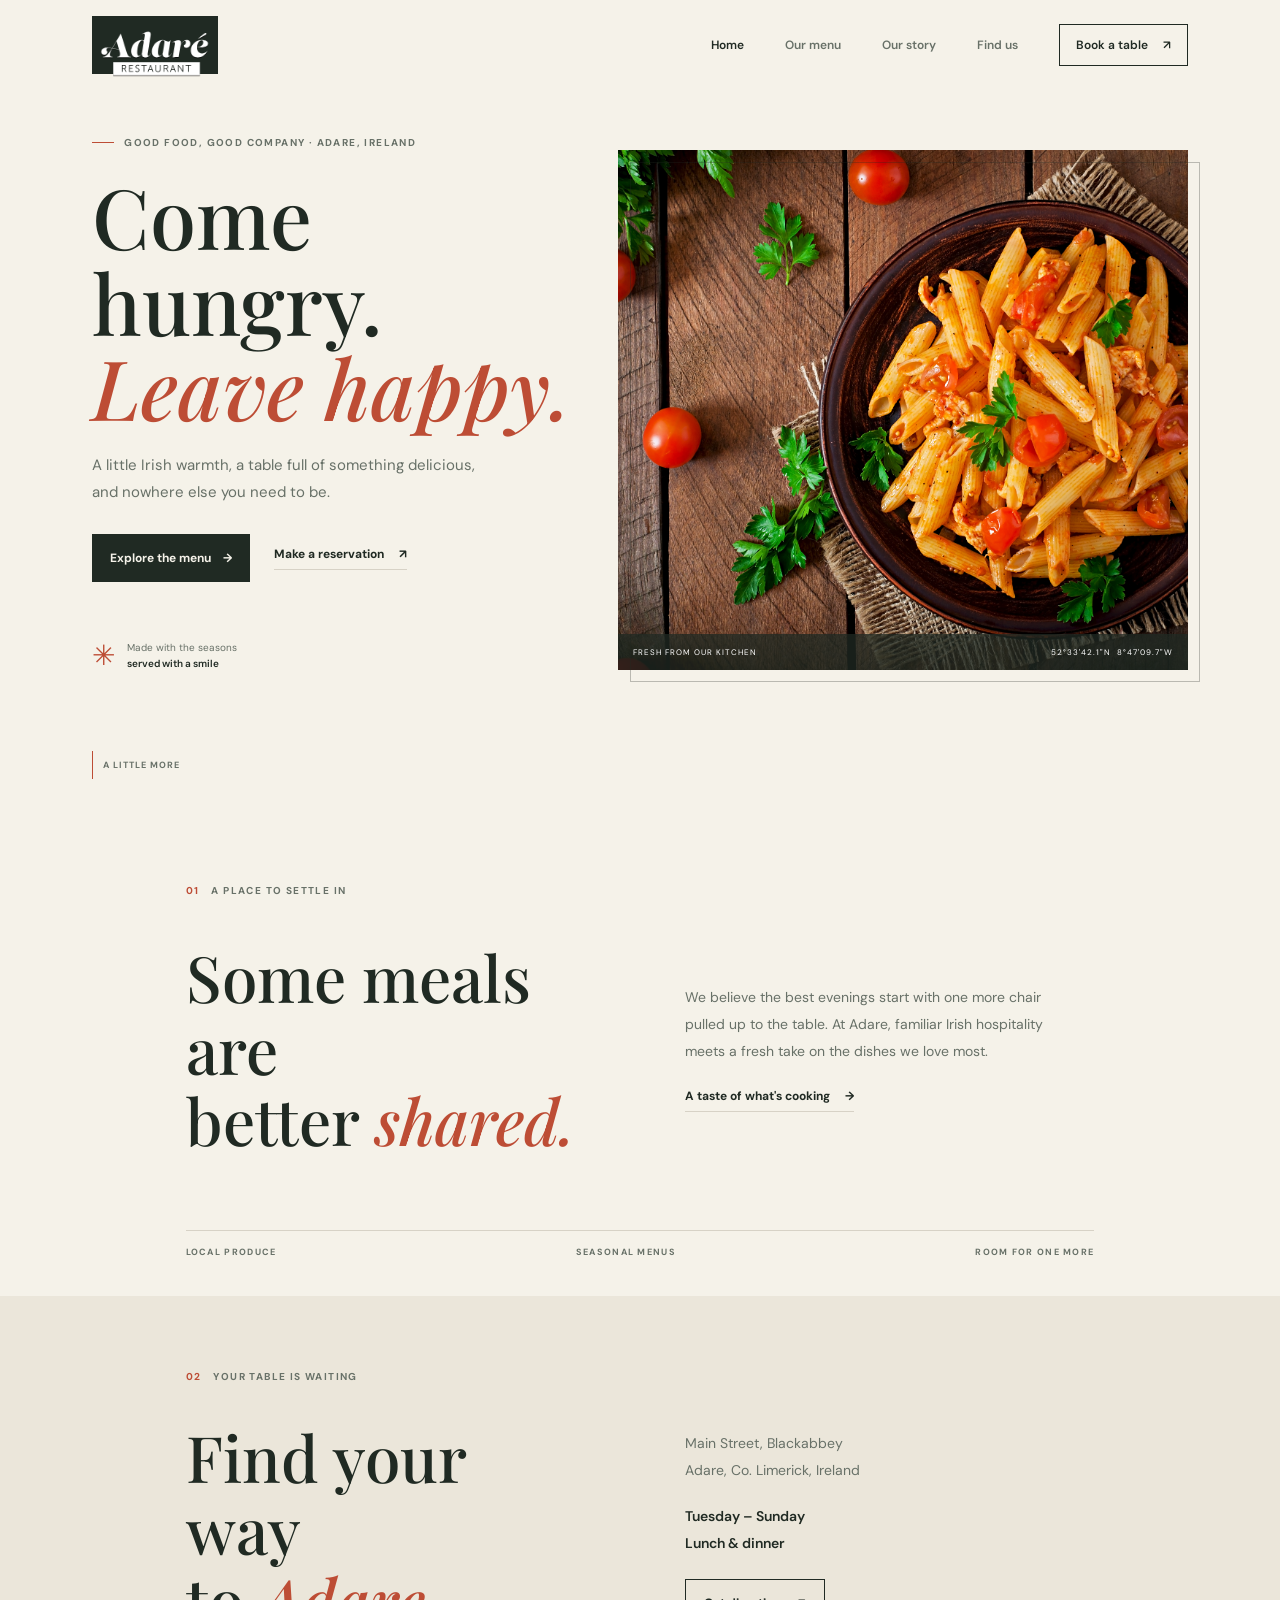
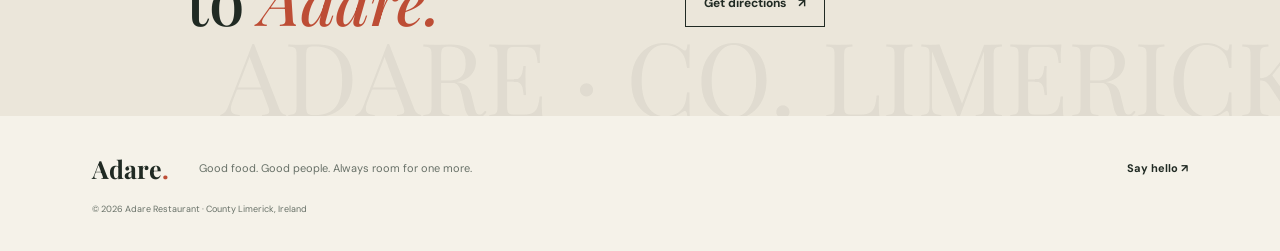
<file: index.html>
<!DOCTYPE html>
<html lang="en">
<head>
    <meta charset="UTF-8">
    <meta name="viewport" content="width=device-width, initial-scale=1.0">
    <meta name="description" content="A generous Irish welcome, seasonal cooking, and long lunches at Adare Restaurant in County Limerick.">
    <title>Adare Restaurant | A table worth gathering around</title>
    <link rel="preconnect" href="https://fonts.googleapis.com">
    <link rel="preconnect" href="https://fonts.gstatic.com" crossorigin>
    <link href="https://fonts.googleapis.com/css2?family=DM+Sans:wght@400;500;600;700&family=Playfair+Display:wght@500;600;700&display=swap" rel="stylesheet">
    <link rel="stylesheet" href="style.css">
    <script src="site.js" defer></script>
</head>
<body>
    <header class="site-header">
        <a class="brand" href="index.html" aria-label="Adare Restaurant home">
            <img src="Images/logo-adare-restaurant.png" alt="Adare Restaurant">
        </a>
        <button class="nav-toggle" type="button" aria-expanded="false" aria-controls="site-nav" aria-label="Open navigation"><span></span><span></span></button>
        <nav class="site-nav" id="site-nav" aria-label="Main navigation">
            <a class="active" href="index.html">Home</a>
            <a href="menu.html">Our menu</a>
            <a href="#story">Our story</a>
            <a href="#visit">Find us</a>
            <a class="nav-booking" href="mailto:hello@adare.ie?subject=Table%20reservation">Book a table <span aria-hidden="true">↗</span></a>
        </nav>
    </header>

    <main>
        <section class="hero" aria-labelledby="hero-title">
            <div class="hero-copy">
                <p class="eyebrow"><span></span> GOOD FOOD, GOOD COMPANY · ADARE, IRELAND</p>
                <h1 id="hero-title">Come hungry.<br><em>Leave happy.</em></h1>
                <p class="hero-intro">A little Irish warmth, a table full of something delicious, and nowhere else you need to be.</p>
                <div class="hero-actions">
                    <a class="button button-dark" href="menu.html">Explore the menu <span aria-hidden="true">→</span></a>
                    <a class="text-link" href="mailto:hello@adare.ie?subject=Table%20reservation">Make a reservation <span aria-hidden="true">↗</span></a>
                </div>
                <div class="hero-note"><span class="note-mark">✳</span><span>Made with the seasons<br><strong>served with a smile</strong></span></div>
            </div>
            <div class="hero-image" role="img" aria-label="Fresh tomato and herb pasta ready to share">
                <div class="image-caption"><span>FRESH FROM OUR KITCHEN</span><span>52°33'42.1"N&nbsp; 8°47'09.7"W</span></div>
            </div>
            <a class="scroll-cue" href="#story" aria-label="Scroll to our story"><span></span> A LITTLE MORE</a>
        </section>

        <section class="welcome section-wrap" id="story">
            <div class="section-label"><span>01</span> A PLACE TO SETTLE IN</div>
            <div class="welcome-copy">
                <h2>Some meals are<br>better <em>shared.</em></h2>
                <div class="welcome-detail">
                    <p>We believe the best evenings start with one more chair pulled up to the table. At Adare, familiar Irish hospitality meets a fresh take on the dishes we love most.</p>
                    <a class="text-link" href="menu.html">A taste of what's cooking <span aria-hidden="true">→</span></a>
                </div>
            </div>
            <div class="welcome-rule"><span>LOCAL PRODUCE</span><span>SEASONAL MENUS</span><span>ROOM FOR ONE MORE</span></div>
        </section>

        <section class="visit" id="visit">
            <div class="visit-inner">
                <div class="section-label"><span>02</span> YOUR TABLE IS WAITING</div>
                <div class="visit-copy">
                    <h2>Find your way<br>to <em>Adare.</em></h2>
                    <div class="visit-detail">
                        <p>Main Street, Blackabbey<br>Adare, Co. Limerick, Ireland</p>
                        <p class="visit-hours">Tuesday – Sunday<br>Lunch &amp; dinner</p>
                        <a class="button button-light" href="https://maps.google.com/?q=Adare+Co.+Limerick+Ireland" target="_blank" rel="noreferrer">Get directions <span aria-hidden="true">↗</span></a>
                    </div>
                </div>
            </div>
            <div class="visit-index" aria-hidden="true">ADARE · CO. LIMERICK</div>
        </section>
    </main>

    <footer class="site-footer">
        <a class="footer-brand" href="index.html">Adare<span>.</span></a>
        <p>Good food. Good people. Always room for one more.</p>
        <a href="mailto:hello@adare.ie">Say hello <span aria-hidden="true">↗</span></a>
        <small>© 2026 Adare Restaurant · County Limerick, Ireland</small>
    </footer>
</body>
</html>
</file>
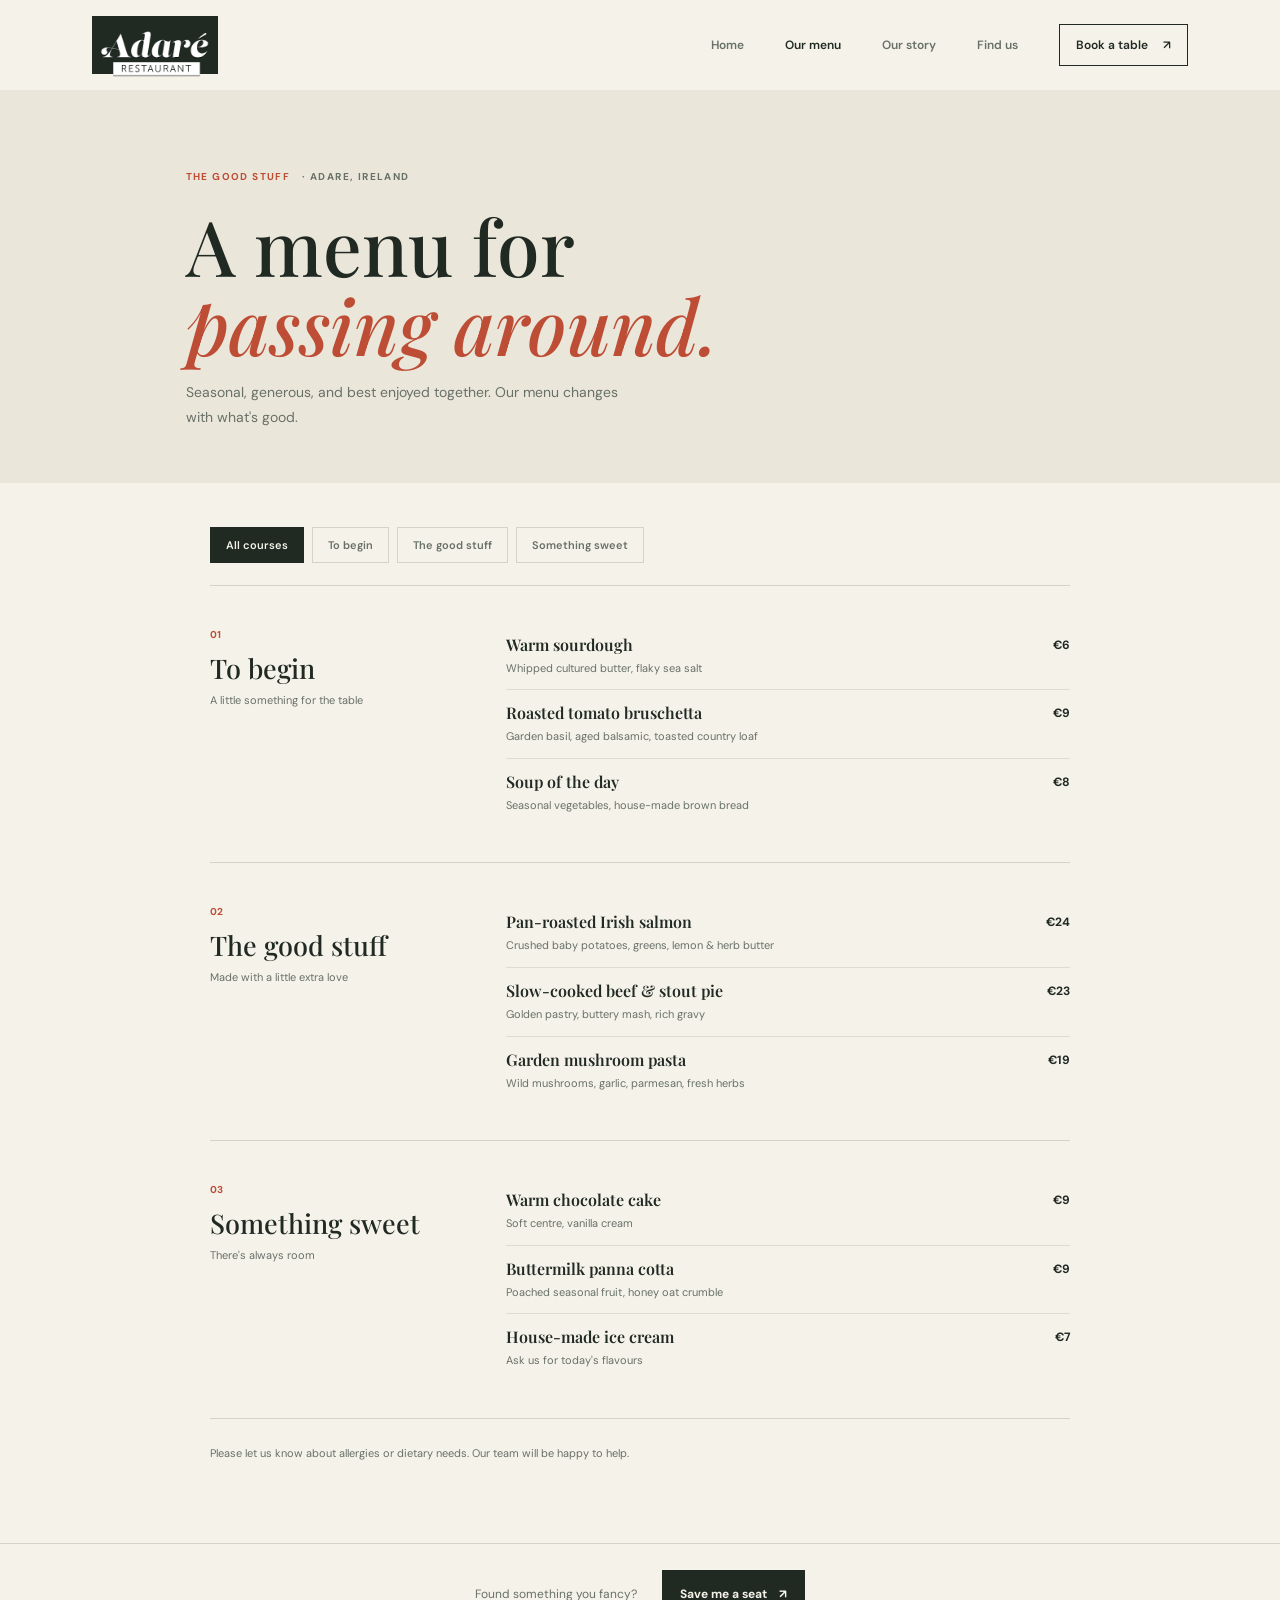
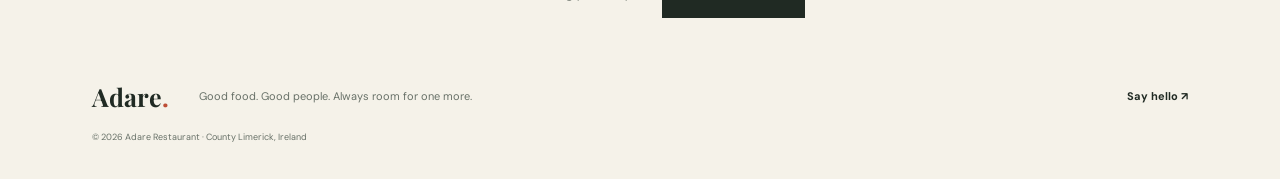
<file: menu.html>
<!DOCTYPE html>
<html lang="en">
<head>
    <meta charset="UTF-8">
    <meta name="viewport" content="width=device-width, initial-scale=1.0">
    <meta name="description" content="See the seasonal menu at Adare Restaurant: simple, generous cooking made for sharing.">
    <title>Our Menu | Adare Restaurant</title>
    <link rel="preconnect" href="https://fonts.googleapis.com">
    <link rel="preconnect" href="https://fonts.gstatic.com" crossorigin>
    <link href="https://fonts.googleapis.com/css2?family=DM+Sans:wght@400;500;600;700&family=Playfair+Display:wght@500;600;700&display=swap" rel="stylesheet">
    <link rel="stylesheet" href="style.css">
    <script src="site.js" defer></script>
</head>
<body class="menu-page">
    <header class="site-header">
        <a class="brand" href="index.html" aria-label="Adare Restaurant home"><img src="Images/logo-adare-restaurant.png" alt="Adare Restaurant"></a>
        <button class="nav-toggle" type="button" aria-expanded="false" aria-controls="site-nav" aria-label="Open navigation"><span></span><span></span></button>
        <nav class="site-nav" id="site-nav" aria-label="Main navigation">
            <a href="index.html">Home</a>
            <a class="active" href="menu.html">Our menu</a>
            <a href="index.html#story">Our story</a>
            <a href="index.html#visit">Find us</a>
            <a class="nav-booking" href="mailto:hello@adare.ie?subject=Table%20reservation">Book a table <span aria-hidden="true">↗</span></a>
        </nav>
    </header>

    <main>
        <section class="menu-heading">
            <div class="section-label"><span>THE GOOD STUFF</span> · ADARE, IRELAND</div>
            <h1>A menu for<br><em>passing around.</em></h1>
            <p>Seasonal, generous, and best enjoyed together. Our menu changes with what's good.</p>
        </section>

        <section class="menu-content" aria-label="Restaurant menu">
            <div class="menu-filters" role="group" aria-label="Filter menu by course">
                <button class="filter-button active" type="button" data-filter="all" aria-pressed="true">All courses</button>
                <button class="filter-button" type="button" data-filter="starters" aria-pressed="false">To begin</button>
                <button class="filter-button" type="button" data-filter="mains" aria-pressed="false">The good stuff</button>
                <button class="filter-button" type="button" data-filter="desserts" aria-pressed="false">Something sweet</button>
            </div>

            <section class="menu-group" data-category="starters">
                <div class="menu-group-heading"><span>01</span><h2>To begin</h2><p>A little something for the table</p></div>
                <div class="menu-list">
                    <article class="menu-item"><div><h3>Warm sourdough</h3><p>Whipped cultured butter, flaky sea salt</p></div><span class="price">€6</span></article>
                    <article class="menu-item"><div><h3>Roasted tomato bruschetta</h3><p>Garden basil, aged balsamic, toasted country loaf</p></div><span class="price">€9</span></article>
                    <article class="menu-item"><div><h3>Soup of the day</h3><p>Seasonal vegetables, house-made brown bread</p></div><span class="price">€8</span></article>
                </div>
            </section>

            <section class="menu-group" data-category="mains">
                <div class="menu-group-heading"><span>02</span><h2>The good stuff</h2><p>Made with a little extra love</p></div>
                <div class="menu-list">
                    <article class="menu-item"><div><h3>Pan-roasted Irish salmon</h3><p>Crushed baby potatoes, greens, lemon &amp; herb butter</p></div><span class="price">€24</span></article>
                    <article class="menu-item"><div><h3>Slow-cooked beef &amp; stout pie</h3><p>Golden pastry, buttery mash, rich gravy</p></div><span class="price">€23</span></article>
                    <article class="menu-item"><div><h3>Garden mushroom pasta</h3><p>Wild mushrooms, garlic, parmesan, fresh herbs</p></div><span class="price">€19</span></article>
                </div>
            </section>

            <section class="menu-group" data-category="desserts">
                <div class="menu-group-heading"><span>03</span><h2>Something sweet</h2><p>There's always room</p></div>
                <div class="menu-list">
                    <article class="menu-item"><div><h3>Warm chocolate cake</h3><p>Soft centre, vanilla cream</p></div><span class="price">€9</span></article>
                    <article class="menu-item"><div><h3>Buttermilk panna cotta</h3><p>Poached seasonal fruit, honey oat crumble</p></div><span class="price">€9</span></article>
                    <article class="menu-item"><div><h3>House-made ice cream</h3><p>Ask us for today's flavours</p></div><span class="price">€7</span></article>
                </div>
            </section>
            <p class="menu-note">Please let us know about allergies or dietary needs. Our team will be happy to help.</p>
        </section>

        <section class="menu-cta"><p>Found something you fancy?</p><a class="button button-dark" href="mailto:hello@adare.ie?subject=Table%20reservation">Save me a seat <span aria-hidden="true">↗</span></a></section>
    </main>

    <footer class="site-footer">
        <a class="footer-brand" href="index.html">Adare<span>.</span></a>
        <p>Good food. Good people. Always room for one more.</p>
        <a href="mailto:hello@adare.ie">Say hello <span aria-hidden="true">↗</span></a>
        <small>© 2026 Adare Restaurant · County Limerick, Ireland</small>
    </footer>
</body>
</html>
</file>
<file: style.css>
:root {
    color-scheme: light;
    --paper: #f5f2e9;
    --paper-deep: #ebe6da;
    --ink: #202a23;
    --muted: #687168;
    --tomato: #bd4d35;
    --line: #d7d2c6;
    --serif: "Playfair Display", Georgia, serif;
    --sans: "DM Sans", "Segoe UI", sans-serif;
}

* { box-sizing: border-box; }
html { scroll-behavior: smooth; }
body { margin: 0; background: var(--paper); color: var(--ink); font-family: var(--sans); -webkit-font-smoothing: antialiased; }
a { color: inherit; text-decoration: none; }
button { font: inherit; }
.site-header { height: 90px; padding: 0 7.2%; display: flex; align-items: center; justify-content: space-between; background: var(--paper); position: relative; z-index: 5; }
.brand { display: flex; align-items: center; justify-content: center; width: 126px; height: 58px; padding: 5px 8px; background: var(--ink); }
.brand img { width: 100%; height: auto; display: block; }
.site-nav { display: flex; align-items: center; gap: clamp(22px, 3.2vw, 52px); }
.site-nav a { font-size: 12px; font-weight: 600; color: var(--muted); transition: color .2s ease; }
.site-nav a:hover, .site-nav a.active { color: var(--ink); }
.site-nav .nav-booking { color: var(--ink); border: 1px solid var(--ink); padding: 12px 16px; }
.nav-booking span, .text-link span, .button span { margin-left: 12px; }
.nav-toggle { display: none; }
.hero { position: relative; min-height: min(660px, calc(100svh - 90px)); display: grid; grid-template-columns: 48% 52%; padding: 0 7.2% 48px; align-items: center; }
.hero-copy { position: relative; z-index: 1; padding: 46px 8% 52px 0; animation: rise-in .7s ease both; }
.eyebrow, .section-label { font-size: 10px; font-weight: 700; letter-spacing: 1.4px; color: var(--muted); }
.eyebrow { display: flex; align-items: center; gap: 10px; margin: 0 0 24px; }
.eyebrow span { width: 22px; height: 1px; background: var(--tomato); }
h1, h2, h3, p { margin-top: 0; }
.hero h1, .menu-heading h1 { font-family: var(--serif); font-size: clamp(54px, 6.5vw, 94px); font-weight: 500; line-height: 1.03; letter-spacing: 0; margin: 0 0 22px; }
h1 em, h2 em { color: var(--tomato); font-weight: 500; }
.hero-intro { max-width: 385px; color: var(--muted); font-size: 15px; line-height: 1.8; margin-bottom: 28px; }
.hero-actions { display: flex; align-items: center; flex-wrap: wrap; gap: 24px; }
.button { display: inline-flex; min-height: 48px; align-items: center; justify-content: center; padding: 0 18px; font-size: 12px; font-weight: 700; transition: background .2s ease, color .2s ease, transform .2s ease; }
.button:hover { transform: translateY(-2px); }
.button-dark { color: var(--paper); background: var(--ink); }
.button-dark:hover { background: var(--tomato); }
.text-link { font-size: 12px; font-weight: 700; border-bottom: 1px solid var(--line); padding-bottom: 7px; }
.text-link:hover { color: var(--tomato); border-color: var(--tomato); }
.hero-note { display: flex; align-items: center; gap: 12px; margin-top: 52px; color: var(--muted); font-size: 10px; line-height: 1.6; }
.hero-note strong { color: var(--ink); font-weight: 600; }
.note-mark { font-size: 28px; color: var(--tomato); }
.hero-image { position: relative; height: min(520px, 68vh); min-height: 360px; background: #58452e url("Images/penne-pasta-tomato-sauce-with-chicken-tomatoes-wooden-table.jpg") center 48% / cover no-repeat; animation: image-in .8s .12s ease both; }
.hero-image::before { content: ""; position: absolute; inset: 12px -12px -12px 12px; border: 1px solid rgba(32,42,35,.28); pointer-events: none; }
.image-caption { position: absolute; bottom: 0; left: 0; right: 0; padding: 13px 15px; display: flex; justify-content: space-between; gap: 12px; background: rgba(32,42,35,.76); color: white; font-size: 8px; letter-spacing: 1px; }
.scroll-cue { position: absolute; bottom: 0; left: 7.2%; display: flex; gap: 10px; align-items: center; color: var(--muted); font-size: 9px; font-weight: 700; letter-spacing: 1px; }
.scroll-cue span { display: block; width: 1px; height: 28px; background: var(--tomato); }
.section-wrap { padding: 105px 14.5% 38px; }
.section-label { display: flex; align-items: center; gap: 12px; }
.section-label span { color: var(--tomato); }
.welcome-copy { display: grid; grid-template-columns: 1fr 1fr; gap: 10%; align-items: center; padding: 44px 0 74px; }
.welcome h2, .visit h2 { font-family: var(--serif); font-size: clamp(40px, 5vw, 64px); font-weight: 500; line-height: 1.12; margin: 0; }
.welcome-detail { max-width: 390px; }
.welcome-detail p, .visit-detail p { font-size: 14px; line-height: 1.9; color: var(--muted); }
.welcome-detail .text-link { display: inline-block; margin-top: 10px; }
.welcome-rule { border-top: 1px solid var(--line); display: flex; justify-content: space-between; padding-top: 15px; color: var(--muted); font-size: 9px; font-weight: 700; letter-spacing: 1.3px; }
.visit { position: relative; background: var(--paper-deep); padding: 74px 14.5% 80px; overflow: hidden; }
.visit-inner { position: relative; z-index: 1; }
.visit-copy { display: grid; grid-template-columns: 1fr 1fr; gap: 10%; align-items: center; padding-top: 38px; }
.visit-detail { max-width: 360px; }
.visit-detail .visit-hours { color: var(--ink); font-weight: 600; margin-top: 20px; }
.button-light { border: 1px solid var(--ink); margin-top: 8px; }
.button-light:hover { color: var(--paper); background: var(--ink); }
.visit-index { position: absolute; right: -25px; bottom: -27px; font-family: var(--serif); font-size: clamp(36px, 8vw, 110px); color: rgba(32,42,35,.055); white-space: nowrap; }
.site-footer { padding: 36px 7.2%; display: grid; grid-template-columns: auto 1fr auto; gap: 18px 30px; align-items: center; }
.footer-brand { font-family: var(--serif); font-size: 25px; font-weight: 700; }
.footer-brand span { color: var(--tomato); }
.site-footer p { margin: 0; color: var(--muted); font-size: 11px; }
.site-footer > a:not(.footer-brand) { font-size: 11px; font-weight: 700; }
.site-footer small { grid-column: 1 / -1; color: var(--muted); font-size: 9px; }

.menu-page { min-height: 100vh; }
.menu-heading { padding: 80px 14.5% 52px; background: var(--paper-deep); }
.menu-heading .section-label { margin-bottom: 23px; }
.menu-heading h1 { font-size: clamp(52px, 6vw, 78px); margin-bottom: 16px; }
.menu-heading > p { max-width: 440px; margin: 0; color: var(--muted); font-size: 14px; line-height: 1.8; }
.menu-content { max-width: 1040px; margin: 0 auto; padding: 44px 7% 80px; }
.menu-filters { display: flex; flex-wrap: wrap; gap: 8px; border-bottom: 1px solid var(--line); padding-bottom: 22px; }
.filter-button { border: 1px solid var(--line); color: var(--muted); background: transparent; padding: 10px 15px; font-size: 11px; font-weight: 600; cursor: pointer; transition: .2s ease; }
.filter-button:hover, .filter-button.active { background: var(--ink); border-color: var(--ink); color: var(--paper); }
.menu-group { display: grid; grid-template-columns: 31% 1fr; gap: 30px; padding: 36px 0; border-bottom: 1px solid var(--line); animation: rise-in .4s ease both; }
.menu-group-heading > span { color: var(--tomato); font-size: 10px; font-weight: 700; }
.menu-group-heading h2 { font-family: var(--serif); font-size: 27px; font-weight: 500; margin: 7px 0; }
.menu-group-heading p { color: var(--muted); font-size: 11px; }
.menu-list { display: grid; }
.menu-item { display: flex; justify-content: space-between; gap: 20px; padding: 12px 0; }
.menu-item + .menu-item { border-top: 1px solid rgba(215,210,198,.7); }
.menu-item h3 { font-family: var(--serif); font-size: 16px; font-weight: 600; margin: 0 0 5px; }
.menu-item p { margin: 0; color: var(--muted); font-size: 11px; line-height: 1.6; }
.price { font-size: 12px; font-weight: 700; white-space: nowrap; padding-top: 3px; }
.menu-note { margin: 25px 0 0; color: var(--muted); font-size: 11px; line-height: 1.7; }
.menu-cta { padding: 26px 7%; display: flex; justify-content: center; align-items: center; gap: 25px; border-top: 1px solid var(--line); }
.menu-cta p { margin: 0; color: var(--muted); font-size: 12px; }

@keyframes rise-in { from { opacity: 0; transform: translateY(14px); } to { opacity: 1; transform: translateY(0); } }
@keyframes image-in { from { opacity: 0; transform: translateX(14px); } to { opacity: 1; transform: translateX(0); } }
@media (prefers-reduced-motion: reduce) { *, *::before, *::after { scroll-behavior: auto !important; animation-duration: .01ms !important; transition-duration: .01ms !important; } }
@media (max-width: 760px) {
    .site-header { height: 74px; padding: 0 6%; }
    .brand { width: 108px; height: 62px; }
    .nav-toggle { width: 42px; height: 42px; border: 1px solid var(--line); background: transparent; display: grid; align-content: center; justify-content: center; gap: 5px; cursor: pointer; }
    .nav-toggle span { display: block; width: 17px; height: 1px; background: var(--ink); }
    .site-nav { display: none; position: absolute; top: 74px; left: 0; right: 0; background: var(--paper); padding: 15px 6% 23px; border-top: 1px solid var(--line); flex-direction: column; align-items: stretch; gap: 0; }
    .site-nav.is-open { display: flex; }
    .site-nav a { padding: 13px 0; }
    .site-nav .nav-booking { text-align: center; margin-top: 8px; padding: 13px; }
    .hero { min-height: 0; padding: 35px 6% 55px; grid-template-columns: 1fr; gap: 26px; }
    .hero-copy { padding: 14px 0 0; }
    .hero h1 { font-size: clamp(54px, 14vw, 78px); }
    .hero-intro { max-width: 440px; }
    .hero-note { margin-top: 27px; }
    .hero-image { height: clamp(240px, 64vw, 390px); min-height: 0; margin-right: 8px; }
    .hero-image::before { inset: 8px -8px -8px 8px; }
    .scroll-cue { left: 6%; bottom: 0; }
    .section-wrap { padding: 75px 8% 28px; }
    .welcome-copy, .visit-copy { grid-template-columns: 1fr; gap: 24px; padding: 30px 0 45px; }
    .welcome-detail { max-width: 500px; }
    .welcome-rule { gap: 12px; flex-wrap: wrap; font-size: 8px; }
    .visit { padding: 60px 8% 70px; }
    .visit-copy { padding-bottom: 0; }
    .site-footer { padding: 28px 8%; grid-template-columns: 1fr auto; }
    .site-footer p { grid-column: 1 / -1; grid-row: 2; }
    .site-footer small { grid-row: 3; }
    .menu-heading { padding: 58px 8% 40px; }
    .menu-heading h1 { font-size: clamp(48px, 12vw, 68px); }
    .menu-content { padding: 30px 8% 60px; }
    .menu-filters { gap: 7px; }
    .filter-button { padding: 9px 11px; font-size: 10px; }
    .menu-group { grid-template-columns: 1fr; gap: 10px; padding: 27px 0; }
    .menu-group-heading p { margin-bottom: 7px; }
}
@media (max-width: 420px) {
    .hero-actions { align-items: flex-start; flex-direction: column; gap: 16px; }
    .image-caption { font-size: 7px; }
    .menu-cta { flex-direction: column; gap: 13px; }
}
</file>
